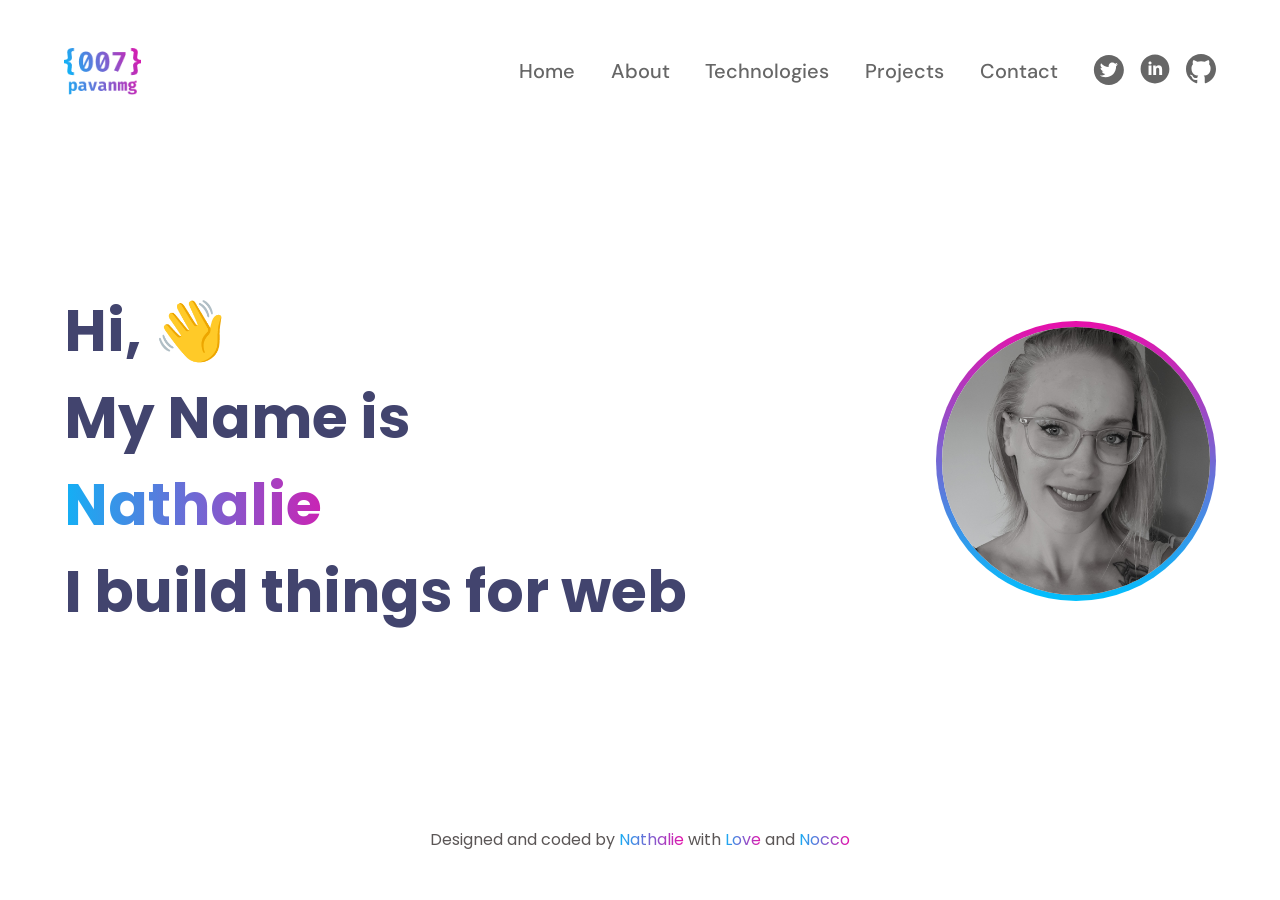
<file: index.html>
<!doctype html>
<html lang="en">

<head>
    <meta charset="UTF-8" />
    <meta name="viewport" content="width=device-width, initial-scale=1.0" />
    <link rel="preconnect" href="https://fonts.googleapis.com">
    <link rel="preconnect" href="https://fonts.gstatic.com" crossorigin>
    <link
        href="https://fonts.googleapis.com/css2?family=DM+Sans:ital,opsz,wght@0,9..40,100..1000;1,9..40,100..1000&display=swap"
        rel="stylesheet">
    <link rel="preconnect" href="https://googleapis.com">
    <link rel="preconnect" href="https://gstatic.com" crossorigin>
    <link href="https://fonts.googleapis.com/css2?family=Poppins:wght@400;700&display=swap" rel="stylesheet">
    <link rel="stylesheet" href="./css/base.css">
    <link rel="stylesheet" href="./css/styles.css">
    <title>My Portfolio | Fullstackutvecklare</title>
</head>

<body class="home-page">
    <!--  Sidhuvud med Logotyp och huvudnavigation -->
    <header class="header">
        <nav class="navbar-main">
            <!-- Reflektion: Behövde div för att få logo-007 och hamburger-menu logo att hamna rätt -->
            <div class="navbar-top">
                <img src="./assets-home/logo-1.png" alt="logo 007" class="logo-007" />
                <button class="hamburger-menu" aria-label="Open menu"><img src="./assets-home/hamburger-menu.svg"
                        alt=""></button>
            </div>
            <ul class="nav-text">
                <li class="nav-links"><a href="./index.html">Home</a></li>
                <li class="nav-links"><a href="./about.html">About</a></li>
                <li class="nav-links"><a href="./technologies.html">Technologies</a></li>
                <li class="nav-links"><a href="./projects.html">Projects</a></li>
                <li class="nav-links"><a href="./contact.html">Contact</a></li>
            </ul>
            <ul class="nav-social-logos">
                <li class="nav-logo">
                    <a href="https://x.com/" target="_blank"><img src="./assets-home/twitter.svg"
                            alt="Twitter Logotyp" /></a>
                </li>
                <li class="nav-logo">
                    <a href="https://www.linkedin.com/in/nathalie-bj%C3%B6rkman-1a848814b" target="_blank"><img
                            src="./assets-home/linkedin.svg" alt="LinkedIn Logotyp" /></a>
                </li>
                <li class="nav-logo">
                    <a href="https://github.com/nathalie-bjorkman" target="_blank"><img src="./assets-home/github.svg"
                            alt="Github Logotyp" /></a>
                </li>
            </ul>
        </nav>
        <div class="introduction-container">
            <h1 class="introduction">
                Hi, 👋<br>
                My Name is<br>
                <span class="color-name">Nathalie</span><br>
                I build things for web
            </h1>
            <img src="./assets-home/Nathalie-bild.jpg" alt="Nathalie portrait" class="picture" />
        </div>
    </header>
    <!-- Sidfot med copyright och sociala länkar -->
    <footer>
        <p class="footer-text">Designed and coded by <span class="color-gradient">Nathalie</span> with <span
                class="color-gradient">Love</span> and
            <span class="color-gradient">Nocco</span>
        </p>
    </footer>
</body>

</html>
</file>
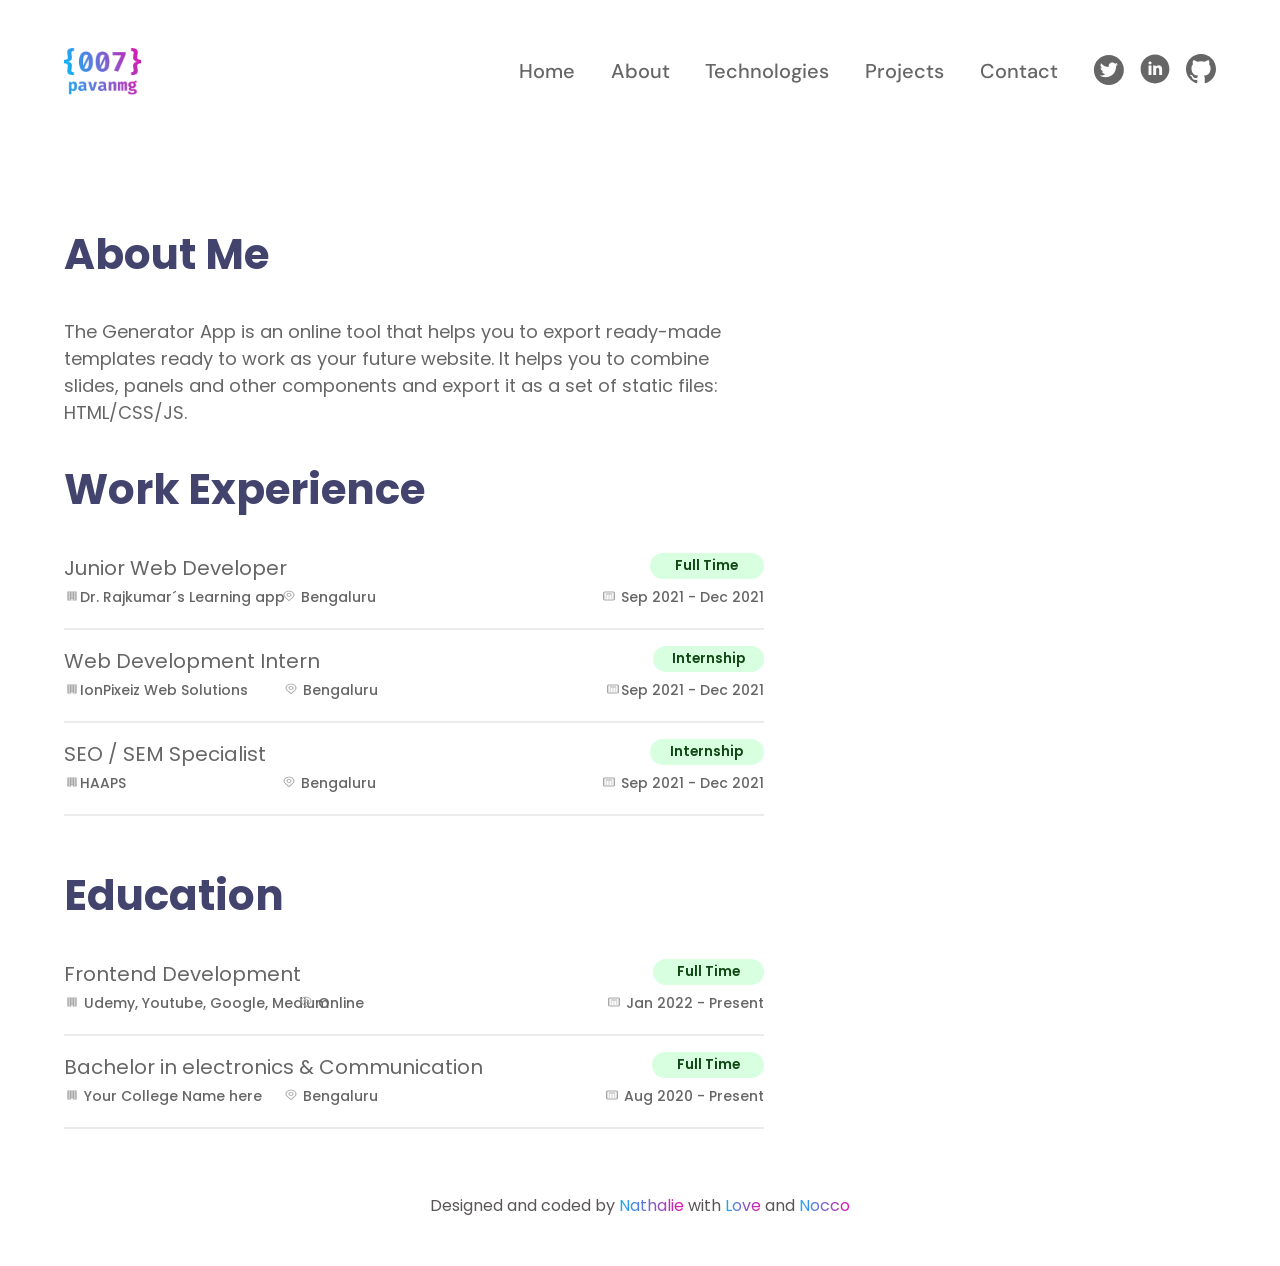
<file: about.html>
<!DOCTYPE html>
<html lang="en">

<head>
    <meta charset="UTF-8">
    <meta name="viewport" content="width=device-width, initial-scale=1.0">
    <link rel="preconnect" href="https://fonts.googleapis.com">
    <link rel="preconnect" href="https://fonts.gstatic.com" crossorigin>
    <link
        href="https://fonts.googleapis.com/css2?family=DM+Sans:ital,opsz,wght@0,9..40,100..1000;1,9..40,100..1000&display=swap"
        rel="stylesheet">
    <link rel="preconnect" href="https://googleapis.com">
    <link rel="preconnect" href="https://gstatic.com" crossorigin>
    <link href="https://fonts.googleapis.com/css2?family=Poppins:wght@400;700&display=swap" rel="stylesheet">
    <link rel="stylesheet" href="./css/base.css">
    <link rel="stylesheet" href="./css/styles.css">
    <title>About me | Nathalie</title>
</head>

<body>

    <!--  Sidhuvud med Logotyp och huvudnavigation -->
    <!-- skapa header-projcts, header-contact mm på alla sidor förutom index.html -->
    <header class="header header-about">
        <nav class="navbar-main">
            <!-- Reflektion: Behövde div för att få logo-007 och hamburger-menu logo att hamna rätt -->
            <div class="navbar-top">
                <img src="./assets-home/logo-1.png" alt="logo 007" class="logo-007" />
                <button class="hamburger-menu"><img src="./assets-home/hamburger-menu.svg" alt="open menu"></button>
            </div>
            <ul class="nav-text">
                <li class="nav-links"><a href="./index.html">Home</a></li>
                <li class="nav-links"><a href="./about.html">About</a></li>
                <li class="nav-links"><a href="./technologies.html">Technologies</a></li>
                <li class="nav-links"><a href="./projects.html">Projects</a></li>
                <li class="nav-links"><a href="./contact.html">Contact</a></li>
            </ul>
            <ul class="nav-social-logos">
                <li class="nav-logo">
                    <a href="https://x.com/" target="_blank"><img src="./assets-home/twitter.svg"
                            alt="Twitter Logotyp" /></a>
                </li>
                <li class="nav-logo">
                    <a href="https://www.linkedin.com/in/nathalie-bj%C3%B6rkman-1a848814b" target="_blank"><img
                            src="./assets-home/linkedin.svg" alt="LinkedIn Logotyp" /></a>
                </li>
                <li class="nav-logo">
                    <a href="https://github.com/nathalie-bjorkman" target="_blank"><img src="./assets-home/github.svg"
                            alt="Github Logotyp" /></a>
                </li>
            </ul>
        </nav>
    </header>
    <!-- Huvudinnehållet på sidan -->
    <main class="main">
        <!--  Intro/Hero-sektion -->
        <section id="about">
            <h1 class="title">About Me</h1>
            <p class="about-me-text">
                The Generator App is an online tool that helps you to export ready-made templates ready to work as your
                future website.
                It helps you to combine slides, panels and other components and export it as a set of static files:
                HTML/CSS/JS.
            </p>
        </section>
        <section id="experience">
            <h2 class="title">Work Experience</h2>
            <div class="work">
                <h3 class="under-title">Junior Web Developer</h3>
                <p class="description company">
                    <img src="./assets-about/office-building.svg" alt="" />Dr. Rajkumar´s Learning
                    app
                </p>
                <p class="description location">
                    <img src="./assets-about/location.svg" alt="" />
                    Bengaluru
                </p>
                <p class="employment-type">Full Time</p>
                <p class="description date">
                    <img class="mobile-date-icon desktop-date-icon" src="./assets-about/calendar.png" alt="" />
                    Sep 2021 - Dec 2021
                </p>
                <hr>
            </div>

            <div class="work">
                <h3 class="under-title">Web Development Intern</h3>
                <p class="description company">
                    <img src="./assets-about/office-building.svg" alt="" />IonPixeiz Web Solutions
                </p>
                <p class="description location">
                    <img src="./assets-about/location.svg" alt="" />
                    Bengaluru
                </p>
                <p class="employment-type">Internship</p>
                <p class="description date">
                    <img class="mobile-date-icon desktop-date-icon" src="./assets-about/calendar.png" alt="" />Sep
                    2021 - Dec 2021
                </p>
                <hr>
            </div>

            <div class="work">
                <h3 class="under-title">SEO / SEM Specialist</h3>
                <p class="description company">
                    <img src="./assets-about/office-building.svg" alt="" />HAAPS
                </p>
                <p class="description location">
                    <img src="./assets-about/location.svg" alt="" />
                    Bengaluru
                </p>
                <p class="employment-type">Internship</p>
                <p class="description date">
                    <img class="mobile-date-icon desktop-date-icon" src="./assets-about/calendar.png" alt="" />
                    Sep 2021 - Dec 2021
                </p>
                <hr>
            </div>
        </section>

        <section id="education">
            <h2 class="title">Education</h2>
            <div class="work">
                <h3 class="under-title">Frontend Development</h3>
                <p class="description company">
                    <img src="./assets-about/office-building.svg" alt="" />
                    Udemy, Youtube, Google, Medium
                </p>
                <p class="description location">
                    <img src="./assets-about/location.svg" alt="" />
                    Online
                </p>
                <p class="employment-type">Full Time</p>
                <p class="description date">
                    <img class="mobile-date-icon desktop-date-icon" src="./assets-about/calendar.png" alt="" />
                    Jan 2022 - Present
                </p>
                <hr>
            </div>

            <div class="work">
                <h3 class="under-title">Bachelor in electronics & Communication</h3>
                <p class="description company">
                    <img src="./assets-about/office-building.svg" alt="" />
                    Your College Name here
                </p>
                <p class="description location">
                    <img src="./assets-about/location.svg" alt="" />
                    Bengaluru
                </p>
                <p class="employment-type">Full Time</p>
                <p class="description date">
                    <img class="mobile-date-icon desktop-date-icon" src="./assets-about/calendar.png" alt="" />
                    Aug 2020 - Present
                </p>
                <hr>
            </div>
        </section>
    </main>
    <!-- Sidfot med copyright och sociala länkar -->
    <footer>
        <p class="footer-text">Designed and coded by <span class="color-gradient">Nathalie</span> with <span
                class="color-gradient">Love</span> and
            <span class="color-gradient">Nocco</span>
        </p>
    </footer>
</body>

</html>
</file>
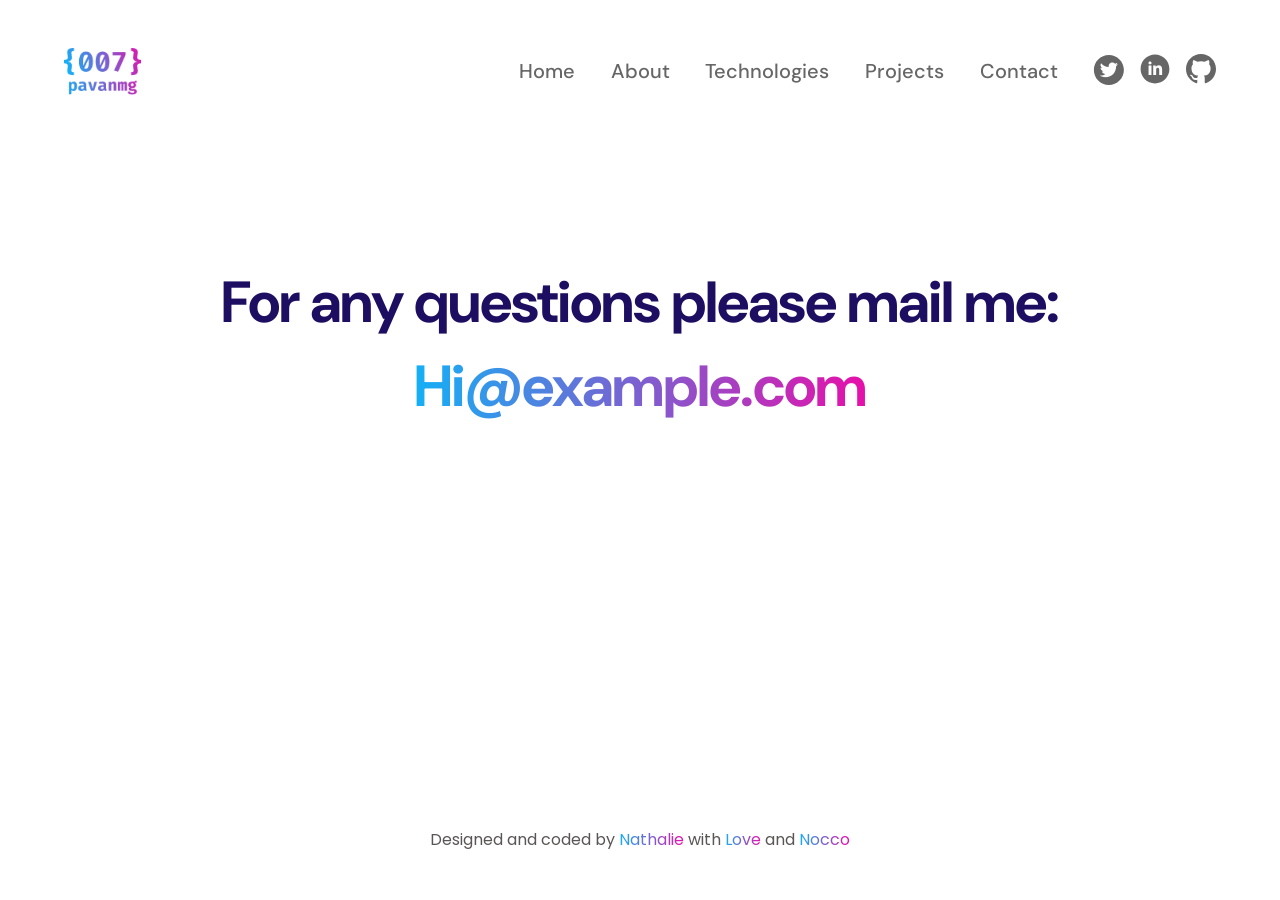
<file: contact.html>
<!DOCTYPE html>
<html lang="en">

<head>
    <meta charset="UTF-8">
    <meta name="viewport" content="width=device-width, initial-scale=1.0">
    <link rel="preconnect" href="https://fonts.googleapis.com">
    <link rel="preconnect" href="https://fonts.gstatic.com" crossorigin>
    <link
        href="https://fonts.googleapis.com/css2?family=DM+Sans:ital,opsz,wght@0,9..40,100..1000;1,9..40,100..1000&display=swap"
        rel="stylesheet">
    <link rel="preconnect" href="https://googleapis.com">
    <link rel="preconnect" href="https://gstatic.com" crossorigin>
    <link href="https://fonts.googleapis.com/css2?family=Poppins:wght@400;700&display=swap" rel="stylesheet">
    <link rel="stylesheet" href="./css/base.css">
    <link rel="stylesheet" href="./css/styles.css">
    <title>Contact | Nathalie</title>
</head>

<body>
    <!--  Sidhuvud med Logotyp och huvudnavigation -->
    <header class="header header-contact">
        <nav class="navbar-main">
            <!-- Reflektion: Behövde div för att få logo-007 och hamburger-menu logo att hamna rätt -->
            <div class="navbar-top">
                <img src="./assets-home/logo-1.png" alt="logo 007" class="logo-007" />
                <button class="hamburger-menu"><img src="./assets-home/hamburger-menu.svg" alt="open menu"></button>
            </div>
            <ul class="nav-text">
                <li class="nav-links"><a href="./index.html">Home</a></li>
                <li class="nav-links"><a href="./about.html">About</a></li>
                <li class="nav-links"><a href="./technologies.html">Technologies</a></li>
                <li class="nav-links"><a href="./projects.html">Projects</a></li>
                <li class="nav-links"><a href="./contact.html">Contact</a></li>
            </ul>
            <ul class="nav-social-logos">
                <li class="nav-logo">
                    <a href="https://x.com/" target="_blank"><img src="./assets-home/twitter.svg"
                            alt="Twitter Logotyp" /></a>
                </li>
                <li class="nav-logo">
                    <a href="https://www.linkedin.com/in/nathalie-bj%C3%B6rkman-1a848814b" target="_blank"><img
                            src="./assets-home/linkedin.svg" alt="LinkedIn Logotyp" /></a>
                </li>
                <li class="nav-logo">
                    <a href="https://github.com/nathalie-bjorkman" target="_blank"><img src="./assets-home/github.svg"
                            alt="Github Logotyp" /></a>
                </li>
            </ul>
        </nav>
    </header>

    <main>
        <!-- sektion för kontaktuppgifter -->
        <section class="contact">
            <h1 class="contact-text">
                <span class="mobile-text">For any questions please drop a mail</span>
                <span class="desktop-text">For any questions please mail me:</span>
            </h1>
            <a class="color-gradient contact-text" href="mailto:Hi@example.com">Hi@example.com</a>
            <h2 class="or contact-text">or</h2>
            <a class="color-gradient contact-text tel-text" href="tel:+911234567890">+91 12345 67890</a>
        </section>
    </main>
    <!-- Sidfot med copyright och sociala länkar -->
    <footer>
        <p class="footer-text">Designed and coded by <span class="color-gradient">Nathalie</span> with <span
                class="color-gradient">Love</span> and <span class="color-gradient">Nocco</span></p>
    </footer>
</body>

</html>
</file>
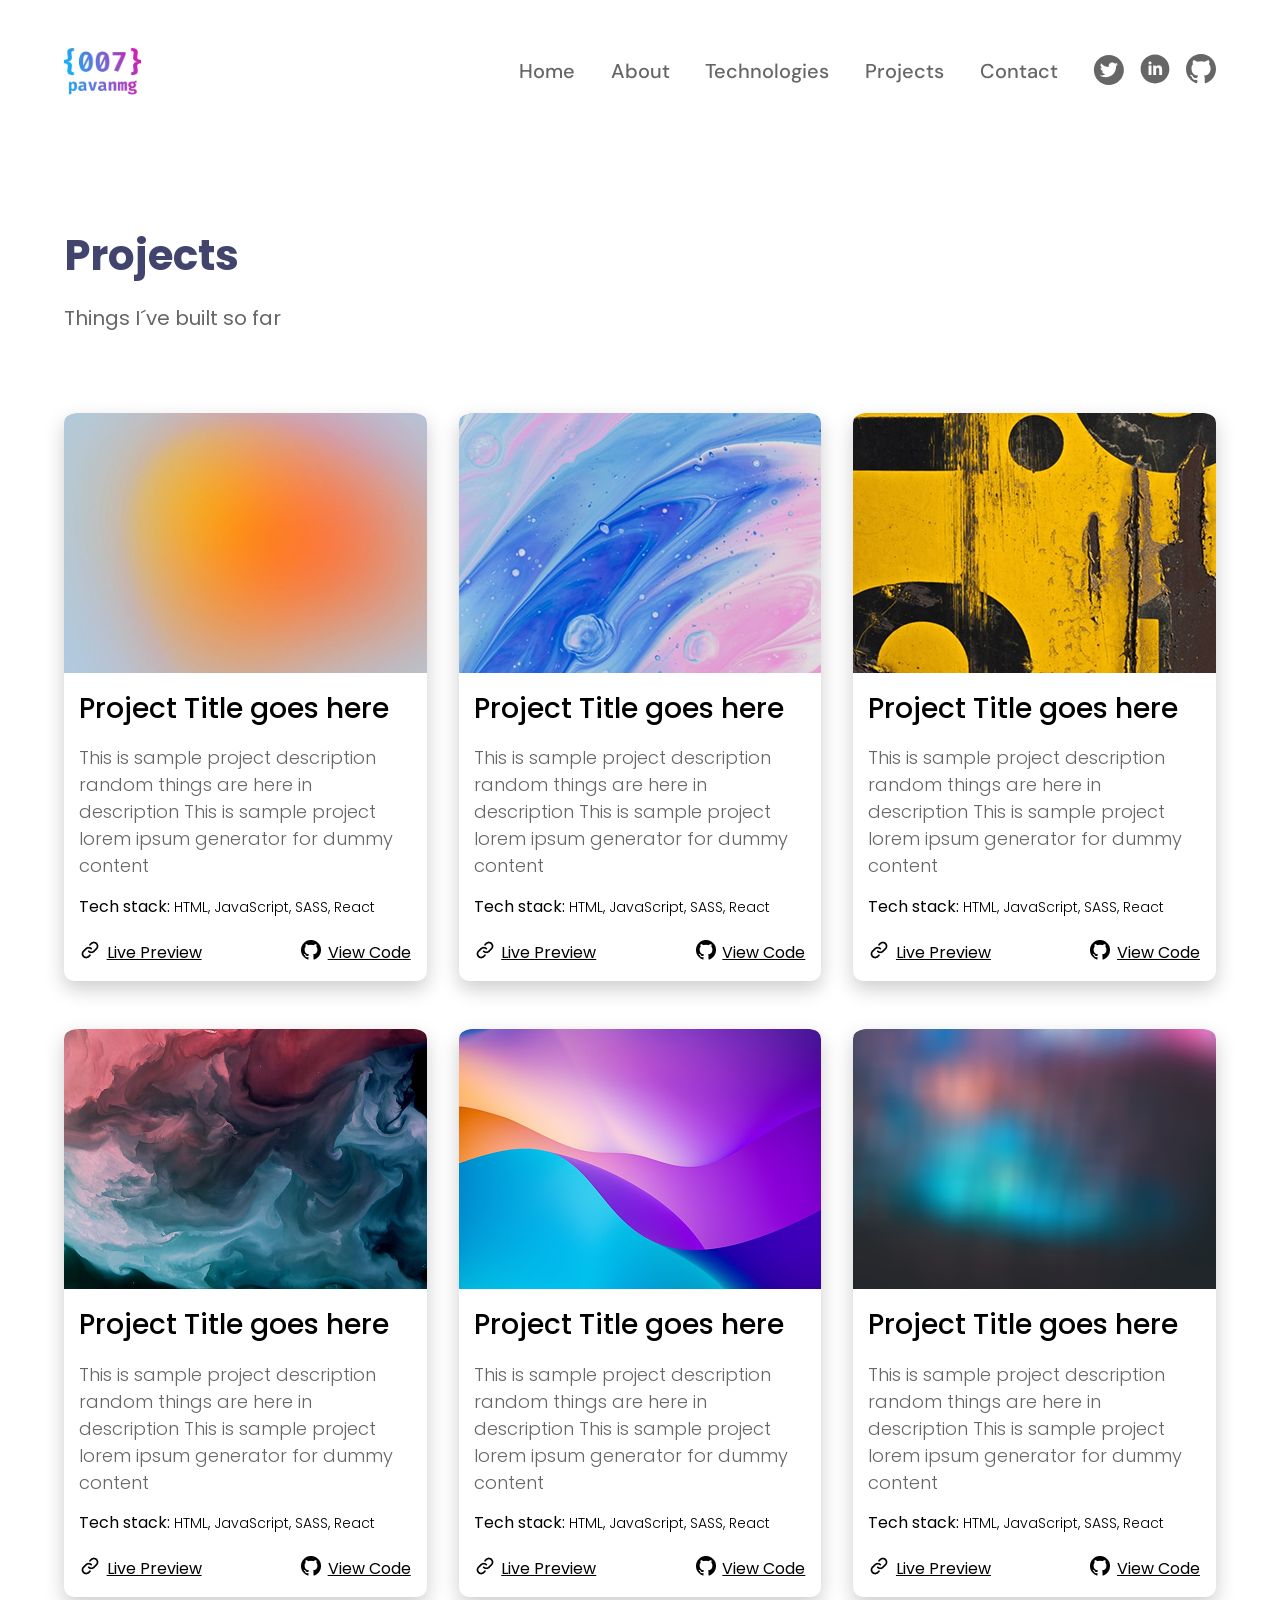
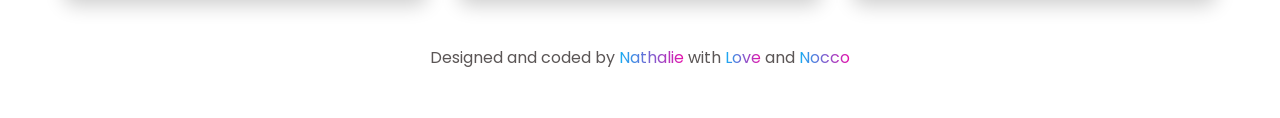
<file: projects.html>
<!DOCTYPE html>
<html lang="en">

<head>
    <meta charset="UTF-8">
    <meta name="viewport" content="width=device-width, initial-scale=1.0">
    <link rel="preconnect" href="https://fonts.googleapis.com">
    <link rel="preconnect" href="https://fonts.gstatic.com" crossorigin>
    <link
        href="https://fonts.googleapis.com/css2?family=DM+Sans:ital,opsz,wght@0,9..40,100..1000;1,9..40,100..1000&display=swap"
        rel="stylesheet">
    <link rel="preconnect" href="https://googleapis.com">
    <link rel="preconnect" href="https://gstatic.com" crossorigin>
    <link href="https://fonts.googleapis.com/css2?family=Poppins:wght@400;700&display=swap" rel="stylesheet">
    <link rel="stylesheet" href="./css/base.css">
    <link rel="stylesheet" href="./css/styles.css">
    <title>Projects | Nathalie</title>
</head>

<body>
    <!--  Sidhuvud med Logotyp och huvudnavigation -->
    <header class="header header-projects">
        <nav class="navbar-main">
            <!-- Reflektion: Behövde div för att få logo-007 och hamburger-menu logo att hamna rätt -->
            <div class="navbar-top">
                <img src="./assets-home/logo-1.png" alt="logo 007" class="logo-007" />
                <button class="hamburger-menu"><img src="./assets-home/hamburger-menu.svg" alt="open menu"></button>
            </div>
            <ul class="nav-text">
                <li class="nav-links"><a href="./index.html">Home</a></li>
                <li class="nav-links"><a href="./about.html">About</a></li>
                <li class="nav-links"><a href="./technologies.html">Technologies</a></li>
                <li class="nav-links"><a href="./projects.html">Projects</a></li>
                <li class="nav-links"><a href="./contact.html">Contact</a></li>
            </ul>
            <ul class="nav-social-logos">
                <li class="nav-logo">
                    <a href="https://x.com/" target="_blank"><img src="./assets-home/twitter.svg"
                            alt="Twitter Logotyp" /></a>
                </li>
                <li class="nav-logo">
                    <a href="https://www.linkedin.com/in/nathalie-bj%C3%B6rkman-1a848814b" target="_blank"><img
                            src="./assets-home/linkedin.svg" alt="LinkedIn Logotyp" /></a>
                </li>
                <li class="nav-logo">
                    <a href="https://github.com/nathalie-bjorkman" target="_blank"><img src="./assets-home/github.svg"
                            alt="Github Logotyp" /></a>
                </li>
            </ul>
        </nav>
    </header>
    <main class="main">
        <!-- Sektion för projekt -->
        <section class="all-projects">
            <h1 class="title project-title">Projects</h1>
            <p class="project-under-title">Things I´ve built so far</p>
            <!-- div för att kunna sätta grid på dessa, utan att all-projects blir drabbade -->
            <div class="projects-container">
                <!-- Varje projekt är fristående och packas därför in i en <article> -->
                <article class="project">
                    <img class="photo-project" src="./assets-project/Rectangle-12.png" alt="project" />
                    <div class="project-content">
                        <h2 class="project-title-content">Project Title goes here</h2>
                        <p class="under-project-title">
                            This is sample project description random things are here in
                            description This is sample project lorem ipsum generator for dummy
                            content
                        </p>
                        <p class="what-tech-stack">Tech stack: <span class="tech-stack-project">HTML, JavaScript, SASS,
                                React</span>
                        </p>
                    </div>
                    <div class="project-links">
                        <a class="live-preview-text" href="#"><img class="live-preview"
                                src="./assets-project/akar-icons_link-chain.png" alt="link chain logo" />Live
                            Preview</a>
                        <a class="view-code-text" href="#"><img class="view-code"
                                src="./assets-project/akar-icons_github-fill.png" alt="github logo" />View Code</a>
                    </div>
                </article>

                <article class="project">
                    <img class="photo-project" src="./assets-project/Rectangle-13.png" alt="project" />
                    <div class="project-content">
                        <h2 class="project-title-content">Project Title goes here</h2>
                        <p class="under-project-title">
                            This is sample project description random things are here in
                            description This is sample project lorem ipsum generator for dummy
                            content
                        </p>
                        <p class="what-tech-stack">Tech stack: <span class="tech-stack-project">HTML, JavaScript, SASS,
                                React</span>
                        </p>
                    </div>
                    <div class="project-links">
                        <a class="live-preview-text" href="#"><img class="live-preview"
                                src="./assets-project/akar-icons_link-chain.png" alt="link chain logo" />Live
                            Preview</a>
                        <a class="view-code-text" href="#"><img class="view-code"
                                src="./assets-project/akar-icons_github-fill.png" alt="github logo" />View Code</a>
                    </div>
                </article>

                <article class="project">
                    <img class="photo-project" src="./assets-project/Rectangle-14.png" alt="project" />
                    <div class="project-content">
                        <h2 class="project-title-content">Project Title goes here</h2>
                        <p class="under-project-title">
                            This is sample project description random things are here in
                            description This is sample project lorem ipsum generator for dummy
                            content
                        </p>
                        <p class="what-tech-stack">Tech stack: <span class="tech-stack-project">HTML, JavaScript, SASS,
                                React</span>
                        </p>
                    </div>
                    <div class="project-links">
                        <a class="live-preview-text" href="#"><img class="live-preview"
                                src="./assets-project/akar-icons_link-chain.png" alt="link chain logo" />Live
                            Preview</a>
                        <a class="view-code-text" href="#"><img class="view-code"
                                src="./assets-project/akar-icons_github-fill.png" alt="github logo" />View Code</a>
                    </div>
                </article>

                <article class="project">
                    <img class="photo-project" src="./assets-project/Rectangle-4.png" alt="project" />
                    <div class="project-content">
                        <h2 class="project-title-content">Project Title goes here</h2>
                        <p class="under-project-title">
                            This is sample project description random things are here in
                            description This is sample project lorem ipsum generator for dummy
                            content
                        </p>
                        <p class="what-tech-stack">Tech stack: <span class="tech-stack-project">HTML, JavaScript, SASS,
                                React</span>
                        </p>
                    </div>
                    <div class="project-links">
                        <a class="live-preview-text" href="#"><img class="live-preview"
                                src="./assets-project/akar-icons_link-chain.png" alt="link chain logo" />Live
                            Preview</a>
                        <a class="view-code-text" href="#"><img class="view-code"
                                src="./assets-project/akar-icons_github-fill.png" alt="github logo" />View Code</a>
                    </div>
                </article>

                <article class="project">
                    <img class="photo-project" src="./assets-project/Rectangle-6.png" alt="project" />
                    <div class="project-content">
                        <h2 class="project-title-content">Project Title goes here</h2>
                        <p class="under-project-title">
                            This is sample project description random things are here in
                            description This is sample project lorem ipsum generator for dummy
                            content
                        </p>
                        <p class="what-tech-stack">Tech stack: <span class="tech-stack-project">HTML, JavaScript, SASS,
                                React</span>
                        </p>
                    </div>
                    <div class="project-links">
                        <a class="live-preview-text" href="#"><img class="live-preview"
                                src="./assets-project/akar-icons_link-chain.png" alt="link chain logo" />Live
                            Preview</a>
                        <a class="view-code-text" href="#"><img class="view-code"
                                src="./assets-project/akar-icons_github-fill.png" alt="github logo" />View Code</a>
                    </div>
                </article>

                <article class="project">
                    <img class="photo-project" src="./assets-project/Rectangle-8.png" alt="project" />
                    <div class="project-content">
                        <h2 class="project-title-content">Project Title goes here</h2>
                        <p class="under-project-title">
                            This is sample project description random things are here in
                            description This is sample project lorem ipsum generator for dummy
                            content
                        </p>
                        <p class="what-tech-stack">Tech stack: <span class="tech-stack-project">HTML, JavaScript, SASS,
                                React</span>
                        </p>
                    </div>
                    <div class="project-links">
                        <a class="live-preview-text" href="#"><img class="live-preview"
                                src="./assets-project/akar-icons_link-chain.png" alt="link chain logo" />Live
                            Preview</a>
                        <a class="view-code-text" href="#"><img class="view-code"
                                src="./assets-project/akar-icons_github-fill.png" alt="github logo" />View Code</a>
                    </div>
                </article>
            </div>
        </section>
    </main>
    <!-- Sidfot med copyright och sociala länkar -->
    <footer>
        <p class="footer-text">Designed and coded by <span class="color-gradient">Nathalie</span> with <span
                class="color-gradient">Love</span> and
            <span class="color-gradient">Nocco</span>
        </p>
    </footer>
</body>

</html>
</file>
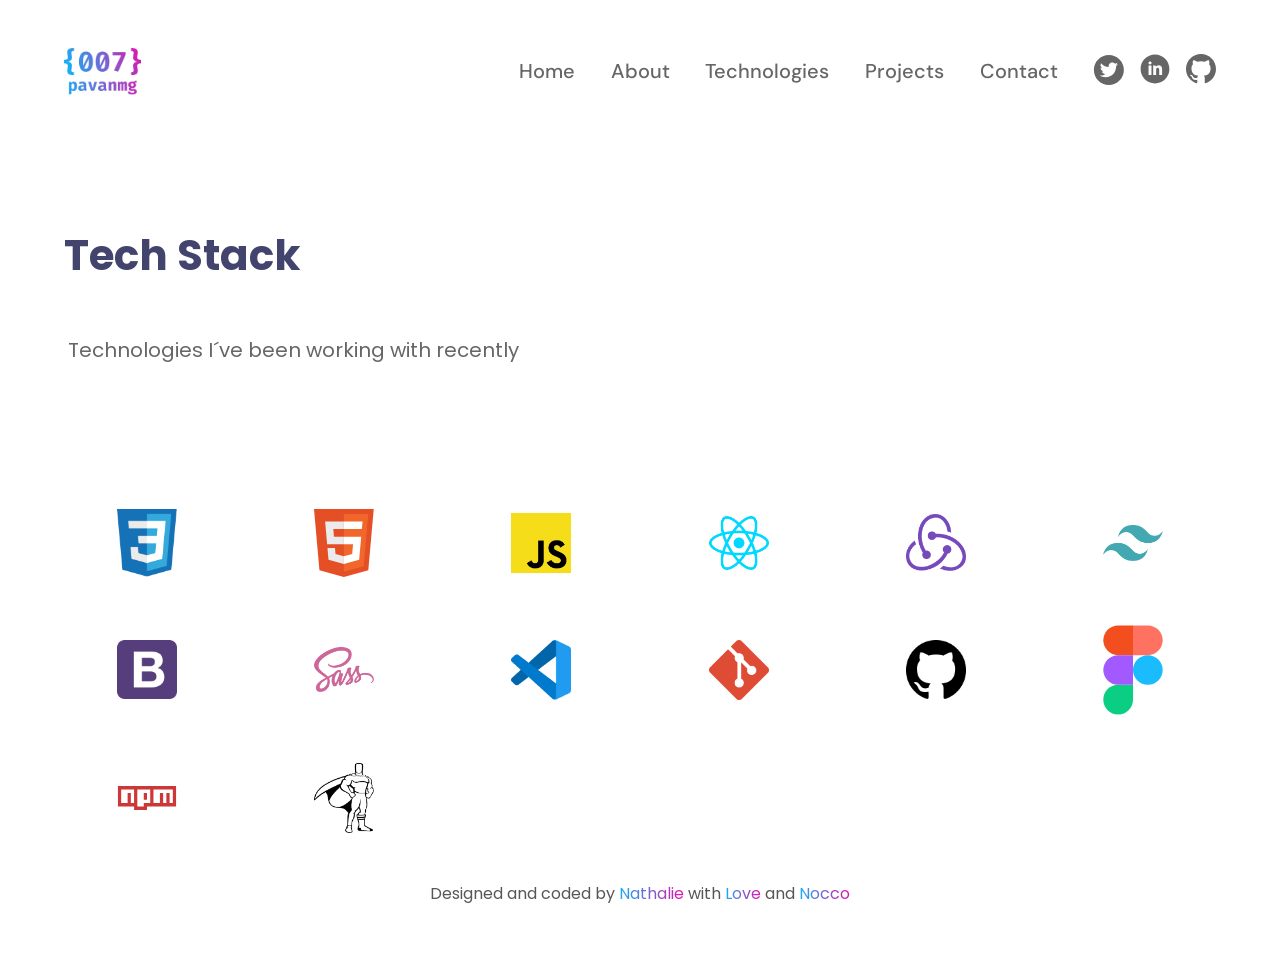
<file: technologies.html>
<!DOCTYPE html>
<html lang="en">

<head>
    <meta charset="UTF-8">
    <meta name="viewport" content="width=device-width, initial-scale=1.0">
    <link rel="preconnect" href="https://fonts.googleapis.com">
    <link rel="preconnect" href="https://fonts.gstatic.com" crossorigin>
    <link
        href="https://fonts.googleapis.com/css2?family=DM+Sans:ital,opsz,wght@0,9..40,100..1000;1,9..40,100..1000&display=swap"
        rel="stylesheet">
    <link rel="preconnect" href="https://googleapis.com">
    <link rel="preconnect" href="https://gstatic.com" crossorigin>
    <link href="https://fonts.googleapis.com/css2?family=Poppins:wght@400;700&display=swap" rel="stylesheet">
    <link rel="stylesheet" href="./css/base.css">
    <link rel="stylesheet" href="./css/styles.css">
    <title>Technologies | Nathalie</title>
</head>

<body>
    <!--  Sidhuvud med Logotyp och huvudnavigation -->
    <header class="header header-technologies">
        <nav class="navbar-main">
            <!-- Reflektion: Behövde div för att få logo-007 och hamburger-menu logo att hamna rätt -->
            <div class="navbar-top">
                <img src="./assets-home/logo-1.png" alt="logo 007" class="logo-007" />
                <button class="hamburger-menu"><img src="./assets-home/hamburger-menu.svg" alt="open menu"></button>
            </div>
            <ul class="nav-text">
                <li class="nav-links"><a href="./index.html">Home</a></li>
                <li class="nav-links"><a href="./about.html">About</a></li>
                <li class="nav-links"><a href="./technologies.html">Technologies</a></li>
                <li class="nav-links"><a href="./projects.html">Projects</a></li>
                <li class="nav-links"><a href="./contact.html">Contact</a></li>
            </ul>
            <ul class="nav-social-logos">
                <li class="nav-logo">
                    <a href="https://x.com/" target="_blank"><img src="./assets-home/twitter.svg"
                            alt="Twitter Logotyp" /></a>
                </li>
                <li class="nav-logo">
                    <a href="https://www.linkedin.com/in/nathalie-bj%C3%B6rkman-1a848814b" target="_blank"><img
                            src="./assets-home/linkedin.svg" alt="LinkedIn Logotyp" /></a>
                </li>
                <li class="nav-logo">
                    <a href="https://github.com/nathalie-bjorkman" target="_blank"><img src="./assets-home/github.svg"
                            alt="Github Logotyp" /></a>
                </li>
            </ul>
        </nav>
    </header>
    <main class="main">
        <!-- Sektion för tech-stack -->
        <section class="technologies">
            <div class="tech-section">
                <h1 class="title tech-title">Tech Stack</h1>
                <p class="tech-description">Technologies I´ve been working with recently</p>
                <div class="tech">
                    <img class="logo" src="./assets-technologies/Group-10.png" alt="HTML logo" />
                    <img class="logo" src="./assets-technologies/Group-9.svg" alt="CSS logo" />
                    <img class="logo" src="./assets-technologies/Group-11.png" alt="JS logo" />
                    <img class="logo" src="./assets-technologies/Group-12.png" alt="React logo" />
                    <img class="logo" src="./assets-technologies/Vector.png" alt="Redux logo" />
                    <img class="logo" src="./assets-technologies/Vector-5.png" alt="Tail" />
                    <img class="logo" src="./assets-technologies/logos_bootstrap.png" alt="Boot logo" />
                    <img class="logo" src="./assets-technologies/Vector-4.png" alt="tech logo" />
                </div>
            </div>

            <div class="tech-section">
                <h2 class="title title-tools">Tools</h2>
                <div class="tech">
                    <img class="logo" src="./assets-technologies/Group-14.png" alt="VS logo" />
                    <img class="logo" src="./assets-technologies/Vector-3.png" alt="Git logo" />
                    <img class="logo" src="./assets-technologies/Vector-1.png" alt="Github logo" />
                    <img class="logo" src="./assets-technologies/figma-symbol.svg" alt="Figma logo">
                    <img class="logo" src="./assets-technologies/NPM.svg" alt="npm logo">
                    <img class="logo" src="./assets-technologies/Vector-2.png" alt="superhero logo" />
                </div>
            </div>

        </section>
    </main>
    <!-- Sidfot med copyright och sociala länkar -->
    <footer>
        <p class="footer-text">Designed and coded by <span class="color-gradient">Nathalie</span> with <span
                class="color-gradient">Love</span> and
            <span class="color-gradient">Nocco</span>
        </p>
    </footer>
</body>

</html>
</file>
<file: css/base.css>
:root {

    /* ändra på alla h2 som nu blir h1 på alla sidor förutom index.html */
    /* --titleh2-size: 2rem; */
    --back-color: #f6f6f6;
    --body-color: #ffffff;
}

* {
    margin: 0;
    padding: 0;
    box-sizing: border-box;
}

html {
    background-color: var(--back-color);
}

body {
    background-color: var(--body-color);
    display: flex;
    align-items: center;
    flex-direction: column;
    margin: 0;
    padding: 0 5%;
    min-height: 100vh;
}

main {
    display: flex;
    flex: 1;
    flex-direction: column;
    font-family: "Poppins", sans-serif;
}
</file>
<file: css/styles.css>
/* ====================================
    MOBILE FIRST
=======================================*/

/* index.html */

.nav-text, 
.nav-social-logos {
    display: none;
}

.header {
    width: 100%;
}

.navbar-main {
    width: 100%;
    font-family: "DM Sans", sans-serif;
    font-weight: 600;
    font-size: 1rem;
}

.navbar-top {
    display: flex;
    justify-content: space-between;
    align-items: center;
    width: 100%;
    margin-top: 3rem;
}

.logo-007 {
    width: 77px;
    height: auto;
}

.hamburger-menu {
    width: 30px;
    border: none;
    background: none;
    padding: 0;
    cursor: pointer;
}

.hamburger-menu img {
    width: 100%;
    display: block;
}

.nav-text {
    font-size: 1rem;
    color: #000000;
    font-weight: 700;
}

.nav-links {
    display: flex;
    justify-content: center;
    align-items: center;
    margin: 0.12rem;
}

.nav-links a {
    text-decoration: none;
    color: #000000;
    font-weight: 700;
}

.home-page .nav-text {
    display: flex;
    flex-direction: column;
    align-items: center;
}

.home-page .nav-social-logos {
    display: flex;
    justify-content: space-around;
    width: 100%;
    margin-top: 1.5rem;
    margin-bottom: 5.5rem;
}

ul {
    list-style-type: none;
}

.introduction {
    font-family: "Poppins", sans-serif;
    font-weight: 700;
    font-size: 1.75rem;
}

.color-name {
    background: linear-gradient(to right, #13B0F5, #CA24B4);
    color: transparent;
    background-clip: text;
}

.introduction-container {
    display: flex;
    flex-direction: column;
    align-items: flex-start;
    width: 100%;
    gap: 25px;
}

.picture {
    max-width: 100%;
    height: auto;
    width: 200px;
    height: 200px;
    object-fit: cover;
    border: 6px solid transparent;
    border-radius: 50%;
    background: linear-gradient(#fff, #fff) padding-box,
    linear-gradient(to bottom, #E70FAA, #00C0FD) border-box;
    margin-bottom: 4em;
}

/* about.html */

.header-about {
    height: 8rem;
}

.navbar-main,
.main {
    width: 100%;
    max-width: 1200px;
    margin-left: auto;
    margin-right: auto;
}

.main {
    width: 100%;
}

#about,
#experience,
#education {
    width: 100%;
    max-width: 700px;
}

.title {
    font-weight: 680;
    font-size: 1.25rem;
    margin-top: 2rem;
    margin-bottom: 2rem;
}

.about-me-text {
    font-weight: 400;
    font-size: 1.125rem;
    color: #666666;
}

/* Work experience + education */

.work {
    display: grid;
    grid-template-columns: minmax(0, 1fr) auto;
    column-gap: 0.5rem;
    row-gap: 0.25rem;

    width: 100%;
}

.under-title {
    grid-column: 1;
    grid-row: 1;

    font-weight: 400;
    font-size: 1rem;
    color: #666666;
    margin: 0;
}

.employment-type {
    display: flex;
    justify-content: center;
    align-items: center;

    width: 90%;
    height: 1.625rem;
    background-color: #D7FFE0;
    border-radius: 100px;

    font-weight: 600;
    font-size: 0.85rem;
    color: #0f4813;

    grid-column: 2;
    grid-row: 1;
    justify-self: end;
    white-space: nowrap;

    margin: 0;
}

.description {
    font-weight: 500;
    font-size: 0.75rem;
    color: #666666;
    margin: 0;
}

.date {
    grid-column: 2;
    grid-row: 2;
    justify-self: end;
    text-align: right;
    white-space: nowrap;
}

.company {
    grid-column: 1;
    grid-row: 2;
}

.mobile-date-icon {
    display: none;
}

.location {
    grid-column: 1;
    grid-row: 3;
}

.work hr {
    grid-column: 1 / -1;
    width: 100%;

    margin: 1rem 0;
    border: 0;
    border-top: 2px solid #EBEAED;
}


/* technologies */

.header-technologies {
    height: 8rem;
}

.technologies {
    width: 100%;
    max-width: 700px;
    margin: 0 auto;
}

.tech-title {
    margin-bottom: 1rem;
}

.tech-description {
    width: 100%;
    font-weight: 400;
    font-size: 1rem;
    color: #666666;
    font-style: normal;
    margin: auto 0 1.5rem;
}

.tech {
    display: grid;
    grid-template-columns: repeat(4, 1fr);
    align-items: center;
    justify-items: center;
    gap: 2rem 1rem;
}

.tech img {
    width: 100%;
    max-width: 60px;
    max-height: 70px;
    object-fit: contain;
}

/* projects */

.header-projects {
    height: 8rem;
}

.project-under-title {
    font-weight: 400;
    font-size: 1rem;
    color: #666666;
    font-style: normal;
    margin-bottom: 1.5rem;
}

.projects-container {
    display: grid;
    grid-template-columns: 1fr;
    gap: 25px;
}

.project {
    width: 100%;
    max-width: 1009px;
    border-radius: 10px;
    background-color: #FFFFFF;
    overflow: hidden;
    box-shadow: 0 8px 20px rgba(0, 0, 0, 0.20);
}

.photo-project {
    width: 100%;
    height: 260px;
    object-fit: cover;
    display: block;
}

.project-content {
    padding: 15px;
}

.project-links {
    display: flex;
    justify-content: space-between;
    align-items: center;
}

.live-preview-text,
.view-code-text {
    display: flex;
    align-items: center;
    gap: 5px;
    color: #000000;
    font-size: 0.875rem;
    font-weight: 400;

}

.project-title-content {
    font-size: 1.15rem;
    font-weight: 600;
    margin-bottom: 0.9rem;
    color: #000000;
}

.under-project-title {
    font-weight: 300;
    font-size: 1rem;
    color: #666666;
    margin-bottom: 0.9rem;
}

.what-tech-stack {
    font-weight: 400;
    font-size: 0.875rem;
    margin-bottom: 0.4rem;
}

.tech-stack-project {
    font-weight: 300;
    font-size: 0.75rem;
}

.live-preview-text {
    margin-bottom: 1rem;
    margin-left: 1rem;
}

.view-code-text {
    margin-bottom: 1rem;
    margin-right: 1rem;
}

.live-preview,
.view-code {
    margin-right: 0.1rem;
    margin-bottom: 0.3rem;
}

/* Contact */

.header-contact {
    height: 12rem;
}

.contact {
    display: flex;
    justify-content: center;
    align-items: center;
    flex-direction: column;
    font-family: "DM Sans", sans-serif;
    font-weight: 600;
    font-size: 0.52rem;
    letter-spacing: -1px;
}

.contact-text {
   margin-top: 0.5rem;
    font-size: 1.3rem;
}

.mobile-text {
    display: inline;
    font-size: 1.3rem;
}

.desktop-text {
    display: none;
}

.or {
    font-weight: 200;
    font-size: 1rem;
}

.footer-text {
    font-family: "Poppins", sans-serif;
    font-weight: 400;
    font-size: 0.8rem;
    color: #5b5656;
    margin-top: 3rem;
    margin-bottom: 3rem;
}

.color-gradient {
    background: linear-gradient(to right, #13B0F5, #E70FAA);
    color: transparent;
    background-clip: text;
}


/* ====================================================
    DESKTOP
=======================================================*/

@media (min-width: 1010px){

    /* index html */

    .navbar-main {
        display: flex;
        flex-direction: row;
        align-items: center;

        width: 100%;
        max-width: 1200px;
        margin: 3rem auto 0;
    }

    .navbar-top {
        width: auto;
        margin-top: 0;
    }
    
    .nav-text {
        display: flex;
        flex-direction: row;
        align-items: center;
        gap: 2rem;

        margin-left: auto;
    }

    .nav-links a {
        font-size: 1.25rem;
        font-weight: 500;
        color: #666666;
    }

    .home-page .nav-text {
        flex-direction: row;
    }

    .nav-social-logos {
        display: flex;
        flex-direction: row;
        align-items: center;
        gap: 1rem;

        width: auto;
        margin: 0 0 0 2rem;
    }

    .home-page .nav-social-logos {
        width: auto;
        margin: 0 0 0 2rem;
        justify-content: flex-start;
    }

    .hamburger-menu {
        display: none;
    }

    .introduction-container {
        display: flex;
        flex-direction: row;
        justify-content: space-between;
        align-items: center;

        width: 100%;
        max-width: 1200px;
        margin: 12rem auto 0;
    }

    .introduction {
        font-size: 3.625rem;
        color: #42446E;
    }

    .picture {
        width: 280px;
        height: 280px;
        margin-bottom: 0;
    }

    /* about html */

    .main {
        width: 100%;
        max-width: 1200px;
        margin: 6rem auto 0;
    }

    #about,
    #experience,
    #education {
        max-width: 700px;
    }

    .description {
        font-size: 0.875rem;
    }

    .header-about {
        height: auto;
    }

    .title {
        font-size: 2.625rem;
        color: #42446E;
        font-weight: 700;
    }

   .location {
       grid-row: 2;
       margin: 0 auto 0;
   }

   .desktop-date-icon {
        display: inline;
   }


    .about-me-text {
        font-size: 1.125rem;
        font-weight: 400;
    }

    .under-title {
        font-size: 1.25rem;
        font-weight: 400;
    }

    .employment-type {
        width: 70%;
    }

    /* Technologies */

    .technologies {
        display: grid;
        grid-template-columns: repeat(6, 1fr);
        width: 100%;
        column-gap: 2rem;
        row-gap: 3rem;

        max-width: 1200px;
        margin: 0;
    }

    .tech-section, .tech {
        display: contents;
    }

    .tech-title {
        grid-column: 1 / -1;
        margin: 0 0 auto;
    }

    .tech-description {
        grid-column: 1 / -1;
        margin: 0 0.25rem;
        margin-bottom: 6rem;
        font-size: 1.25rem;
        font-weight: 400;
    }

    .title-tools {
        display: none;
    }
    
    .tech img {
        width: 92.58px;
        max-height: 104.13px;
        object-fit: contain;
        justify-self: center;
        align-self: center;
    }

    /* projects */

    .project-title {
        margin: 0 0 1rem;
    }

    .project-under-title {
        margin-bottom: 5rem;
        font-size: 1.25rem;
        font-weight: 400;
    }

    .projects-container {
        display: grid;
        grid-template-columns: repeat(3, 1fr);
        row-gap: 3rem;
        column-gap: 2rem;
    }

    .project-title-content {
        font-size: 1.75rem;
        font-weight: 500;
    }

    .under-project-title {
        font-size: 1.125rem;
        font-weight: 300;
    }

    .what-tech-stack {
        font-size: 1rem;
    }

    .tech-stack-project {
        font-size: 0.875rem;
    }

    .live-preview-text,
    .view-code-text {
        font-size: 1rem;
        text-decoration: underline;
    }

    /* contact */

    .contact {
        display: flex;
        justify-content: center;
        width: 100%;
        max-width: 1200px;
        margin: 4rem auto 0;

    }

    .contact-text {
        font-size: 3.625rem;
        font-weight: 700;
        color: #1E0E62;
    }

    .mobile-text {
        display: none;
    }

    .desktop-text {
        display: inline;
    }

    .tel-text,
    .or {
        display: none;
    }

    .color-gradient {
        background: linear-gradient(to right, #13B0F5, #E70FAA);
        color: transparent;
        background-clip: text;
    }


    footer {
        margin-top: auto;
        font-size: 1.125rem;
    }

    .footer-text {
        font-size: 1rem;
    }
}
</file>
